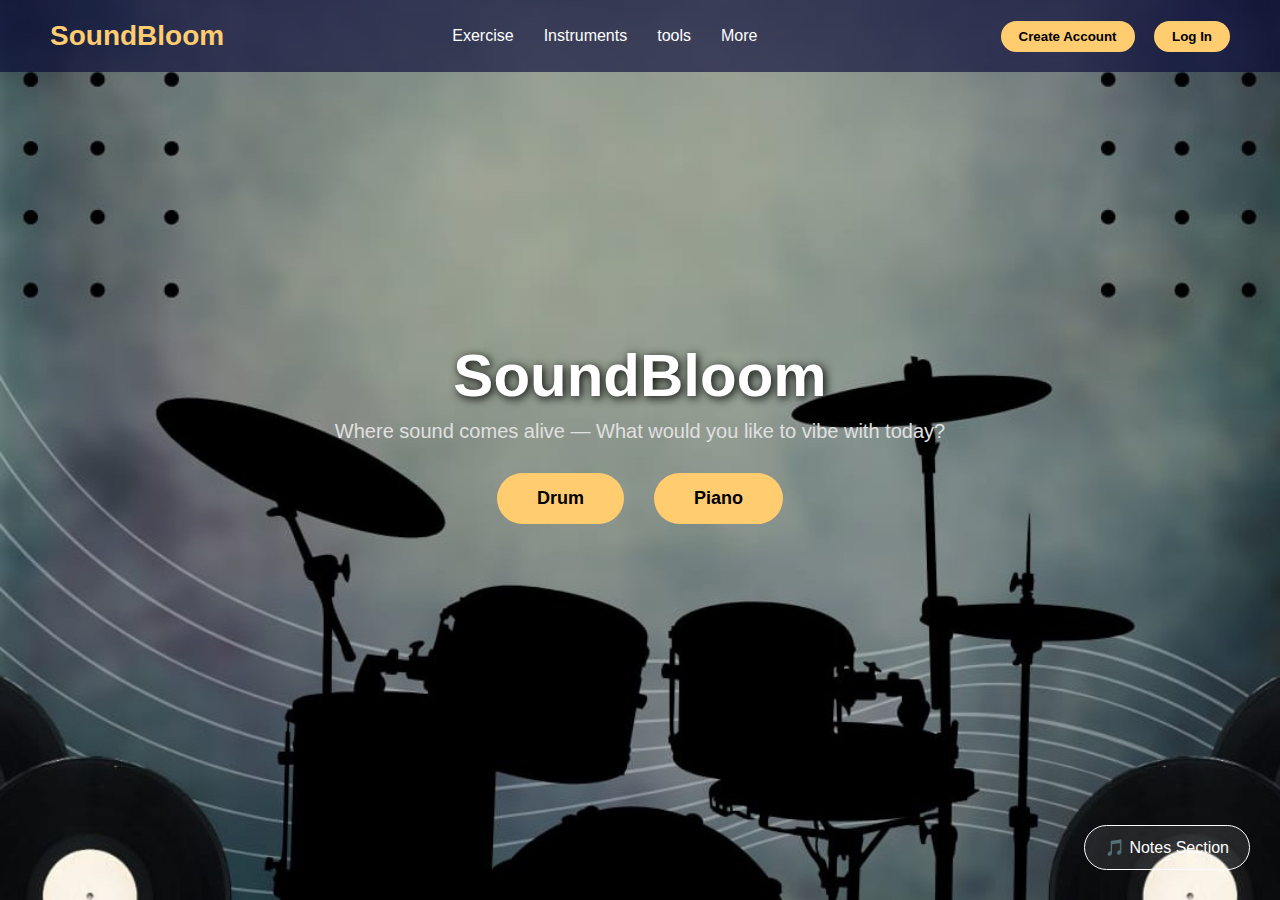
<file: index.html>
<!DOCTYPE html>
<html lang="en">
<head>
  <meta charset="UTF-8">
  <title>SoundBloom</title>
  <style>
    * {
      margin: 0;
      padding: 0;
      box-sizing: border-box;
    }

    body {
      font-family: 'Segoe UI', sans-serif;
      background: url('images/WhatsApp Image 2025-07-31 at 03.11.33_c6bb9e64.jpg') no-repeat center center/cover;
      color: white;
      height: 100vh;
      overflow: hidden;
    }

    nav {
      display: flex;
      justify-content: space-between;
      align-items: center;
      padding: 20px 50px;
      background-color: rgba(0, 0, 50, 0.6);
    }

    nav .logo {
      font-size: 28px;
      font-weight: bold;
      color: #ffcc70;
    }

    nav ul {
      list-style: none;
      display: flex;
      gap: 30px;
    }

    nav ul li {
      cursor: pointer;
      transition: 0.3s;
    }

    nav ul li:hover {
      color: #ffcc70;
    }

    nav .auth-buttons button {
      margin-left: 15px;
      padding: 8px 18px;
      border: none;
      border-radius: 20px;
      background-color: #ffcc70;
      color: black;
      font-weight: bold;
      cursor: pointer;
      transition: 0.3s;
    }

    nav .auth-buttons button:hover {
      background-color: white;
    }

    .main-content {
      display: flex;
      flex-direction: column;
      align-items: center;
      justify-content: center;
      height: 80vh;
      text-align: center;
      padding: 20px;
    }

    .main-content h1 {
      font-size: 60px;
      margin-bottom: 10px;
      color: #ffffff;
      text-shadow: 2px 2px 10px #000;
    }

    .main-content p {
      font-size: 20px;
      margin-bottom: 30px;
      color: #e0e0e0;
    }

    .main-content .choices {
      display: flex;
      gap: 30px;
    }

    .main-content .choices button {
      padding: 15px 40px;
      font-size: 18px;
      border: none;
      border-radius: 30px;
      cursor: pointer;
      background-color: #ffcc70;
      color: black;
      font-weight: bold;
      transition: 0.3s;
    }

    .main-content .choices button:hover {
      background-color: white;
    }

    .notes-link {
      position: absolute;
      bottom: 30px;
      right: 30px;
      background: rgba(255, 255, 255, 0.1);
      padding: 12px 20px;
      border-radius: 25px;
      border: 1px solid #fff;
      color: #fff;
      text-decoration: none;
      transition: 0.3s;
    }

    .notes-link:hover {
      background: #ffffff;
      color: #000;
    }
  </style>
</head>
<body>

  <nav>
    <div class="logo">SoundBloom</div>
    <ul>
      <li onclick="window.location.href='exercise.html'">Exercise</li>
      <li onclick="window.location.href='instuments.html'">Instruments</li>
      <li onclick="window.location.href='tools.html'">tools</li>
      <li onclick="window.location.href='More.html'">More</li>
    </ul>
    <div class="auth-buttons">
<button onclick="window.location.href='account.html'">Create Account</button>
<button onclick="window.location.href='log.html'">Log In</button>

    </div>
  </nav>

  <div class="main-content">
    <h1>SoundBloom</h1>
    <p>Where sound comes alive — What would you like to vibe with today?</p>
    <div class="choices">
      <button onclick="window.location.href='drumindex.html'">Drum</button>
      <button onclick="window.location.href='pianoindex.html'">Piano</button>
    </div>
  </div>

  <a href="notes.html" class="notes-link">🎵 Notes Section</a>

</body>
</html>
</file>
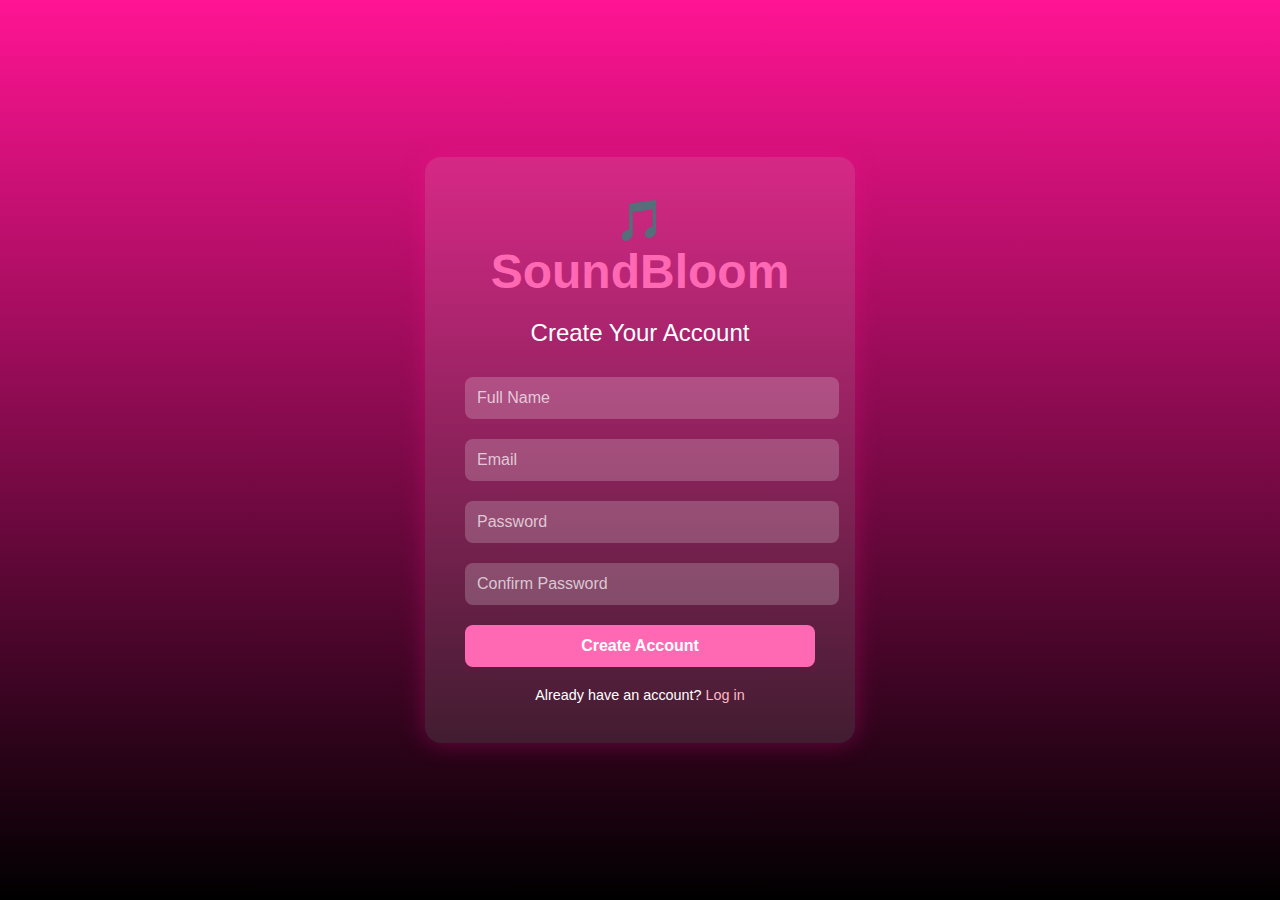
<file: account.html>
<!DOCTYPE html>
<html lang="en">
<head>
  <meta charset="UTF-8">
  <title>Create Account - SoundBloom</title>
  <style>
    body {
      margin: 0;
      font-family: 'Segoe UI', sans-serif;
      background: linear-gradient(to bottom, #ff1493, #000);
      display: flex;
      justify-content: center;
      align-items: center;
      height: 100vh;
    }

    .container {
      background: rgba(255, 255, 255, 0.1);
      padding: 40px;
      border-radius: 16px;
      box-shadow: 0 0 25px rgba(255, 20, 147, 0.3);
      width: 350px;
      color: white;
      text-align: center;
    }

    .logo {
      font-size: 2.5em;
      margin-bottom: 10px;
    }

    .logo span {
      font-size: 1.2em;
      font-weight: bold;
      color: #ff69b4;
    }

    h2 {
      margin-bottom: 20px;
      font-weight: normal;
    }

    input {
      width: 100%;
      padding: 12px;
      margin: 10px 0;
      border: none;
      border-radius: 8px;
      background: rgba(255, 255, 255, 0.2);
      color: white;
      font-size: 1em;
    }

    input::placeholder {
      color: rgba(255, 255, 255, 0.7);
    }

    button {
      width: 100%;
      padding: 12px;
      border: none;
      border-radius: 8px;
      background: #ff69b4;
      color: white;
      font-weight: bold;
      cursor: pointer;
      font-size: 1em;
      margin-top: 10px;
    }

    button:hover {
      background: #ff85c1;
    }

    .link {
      margin-top: 20px;
      font-size: 0.9em;
    }

    .link a {
      color: #ffb6c1;
      text-decoration: none;
    }

    .link a:hover {
      text-decoration: underline;
    }
  </style>
</head>
<body>

  <div class="container">
    <div class="logo">🎵 <span>SoundBloom</span></div>
    <h2>Create Your Account</h2>
    <form>
      <input type="text" placeholder="Full Name" required />
      <input type="email" placeholder="Email" required />
      <input type="password" placeholder="Password" required />
      <input type="password" placeholder="Confirm Password" required />
      <button type="submit">Create Account</button>
    </form>
    <div class="link">
      Already have an account? <a href="#">Log in</a>
    </div>
  </div>

</body>
</html>
</file>
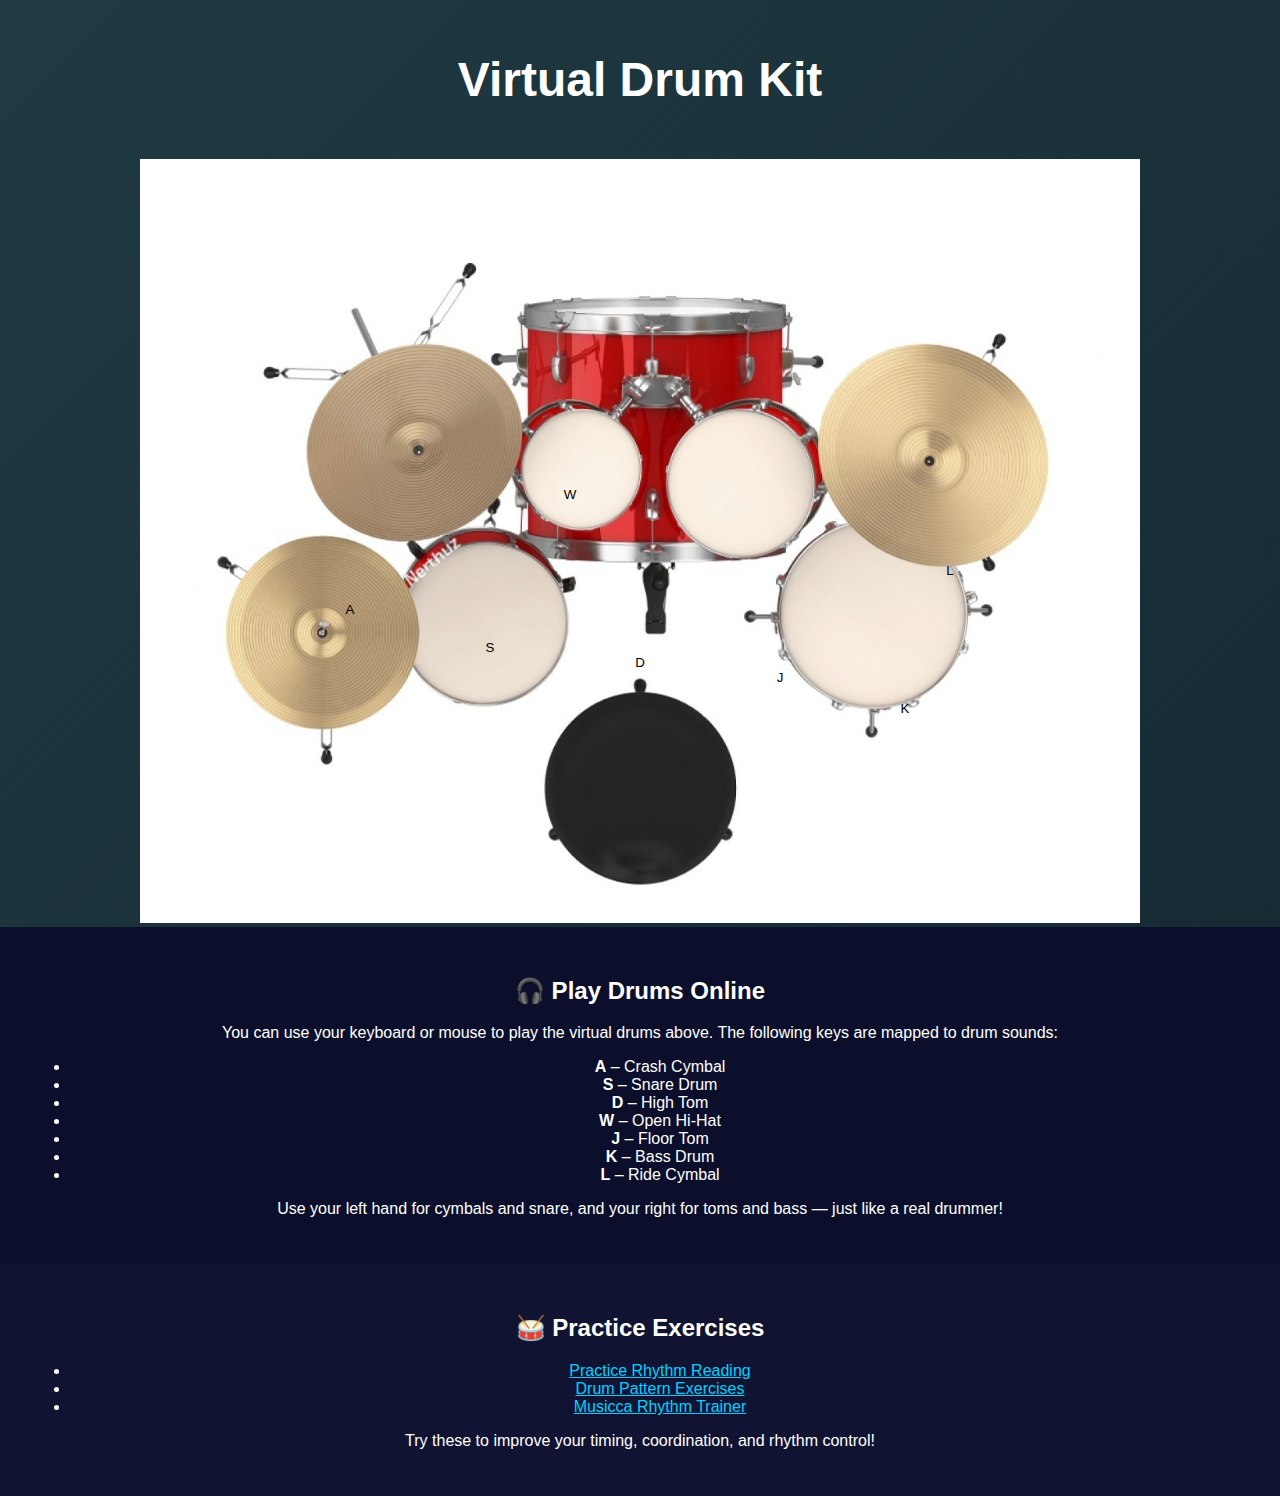
<file: drumindex.html>
<!DOCTYPE html>
<html lang="en">
<head>
  <meta charset="UTF-8">
  <title>Drum Kit</title>
  <link rel="stylesheet" href="drstyle.css">
</head>
<body>

  <h1>Virtual Drum Kit</h1>

  <div class="drum-image-container">
    <img src="images/wmremove-transformed.jpeg" alt="Drum Set" class="drum-image">

    <!-- Transparent buttons over drum parts -->
    <!-- Transparent buttons over drum parts -->
<button class="drum-button" data-key="a" style="top: 55%; left: 18%;">A</button> <!-- Left cymbal -->
<button class="drum-button" data-key="s" style="top: 60%; left: 32%;">S</button> <!-- Left drum -->
<button class="drum-button" data-key="d" style="top: 62%; left: 47%;">D</button> <!-- Center drum -->
<button class="drum-button" data-key="w" style="top: 40%; left: 40%;">W</button> <!-- Top center drum -->
<button class="drum-button" data-key="j" style="top: 64%; left: 61%;">J</button> <!-- Right drum -->
<button class="drum-button" data-key="k" style="top: 68%; left: 73.5%;">K</button> <!-- Bottom-right drum -->
<button class="drum-button" data-key="l" style="top: 50%; left: 78%;">L</button> <!-- Right cymbal -->

  </div>

  <script src="drjs.js" charset="UTF-8"></script>
  <div class="info-section" style="padding: 30px; background-color: #0b0f2c; color: white; font-family: 'Segoe UI', sans-serif;">
  <h2>🎧 Play Drums Online</h2>
  <p>You can use your keyboard or mouse to play the virtual drums above. The following keys are mapped to drum sounds:</p>
  <ul>
    <li><b>A</b> – Crash Cymbal</li>
    <li><b>S</b> – Snare Drum</li>
    <li><b>D</b> – High Tom</li>
    <li><b>W</b> – Open Hi-Hat</li>
    <li><b>J</b> – Floor Tom</li>
    <li><b>K</b> – Bass Drum</li>
    <li><b>L</b> – Ride Cymbal</li>
  </ul>
  <p>Use your left hand for cymbals and snare, and your right for toms and bass — just like a real drummer!</p>
</div>

<div class="exercise-section" style="padding: 30px; background-color: #101432; color: white; font-family: 'Segoe UI', sans-serif;">
  <h2>🥁 Practice Exercises</h2>
  <ul>
    <li><a href="https://www.musictheory.net/exercises/rhythm" target="_blank" style="color: #00d1ff;">Practice Rhythm Reading</a></li>
    <li><a href="https://www.8notes.com/drumset/exercises/" target="_blank" style="color: #00d1ff;">Drum Pattern Exercises</a></li>
    <li><a href="https://www.musicca.com/rhythm" target="_blank" style="color: #00d1ff;">Musicca Rhythm Trainer</a></li>
  </ul>
  <p>Try these to improve your timing, coordination, and rhythm control!</p>
</div>

</body>
</html>
</file>
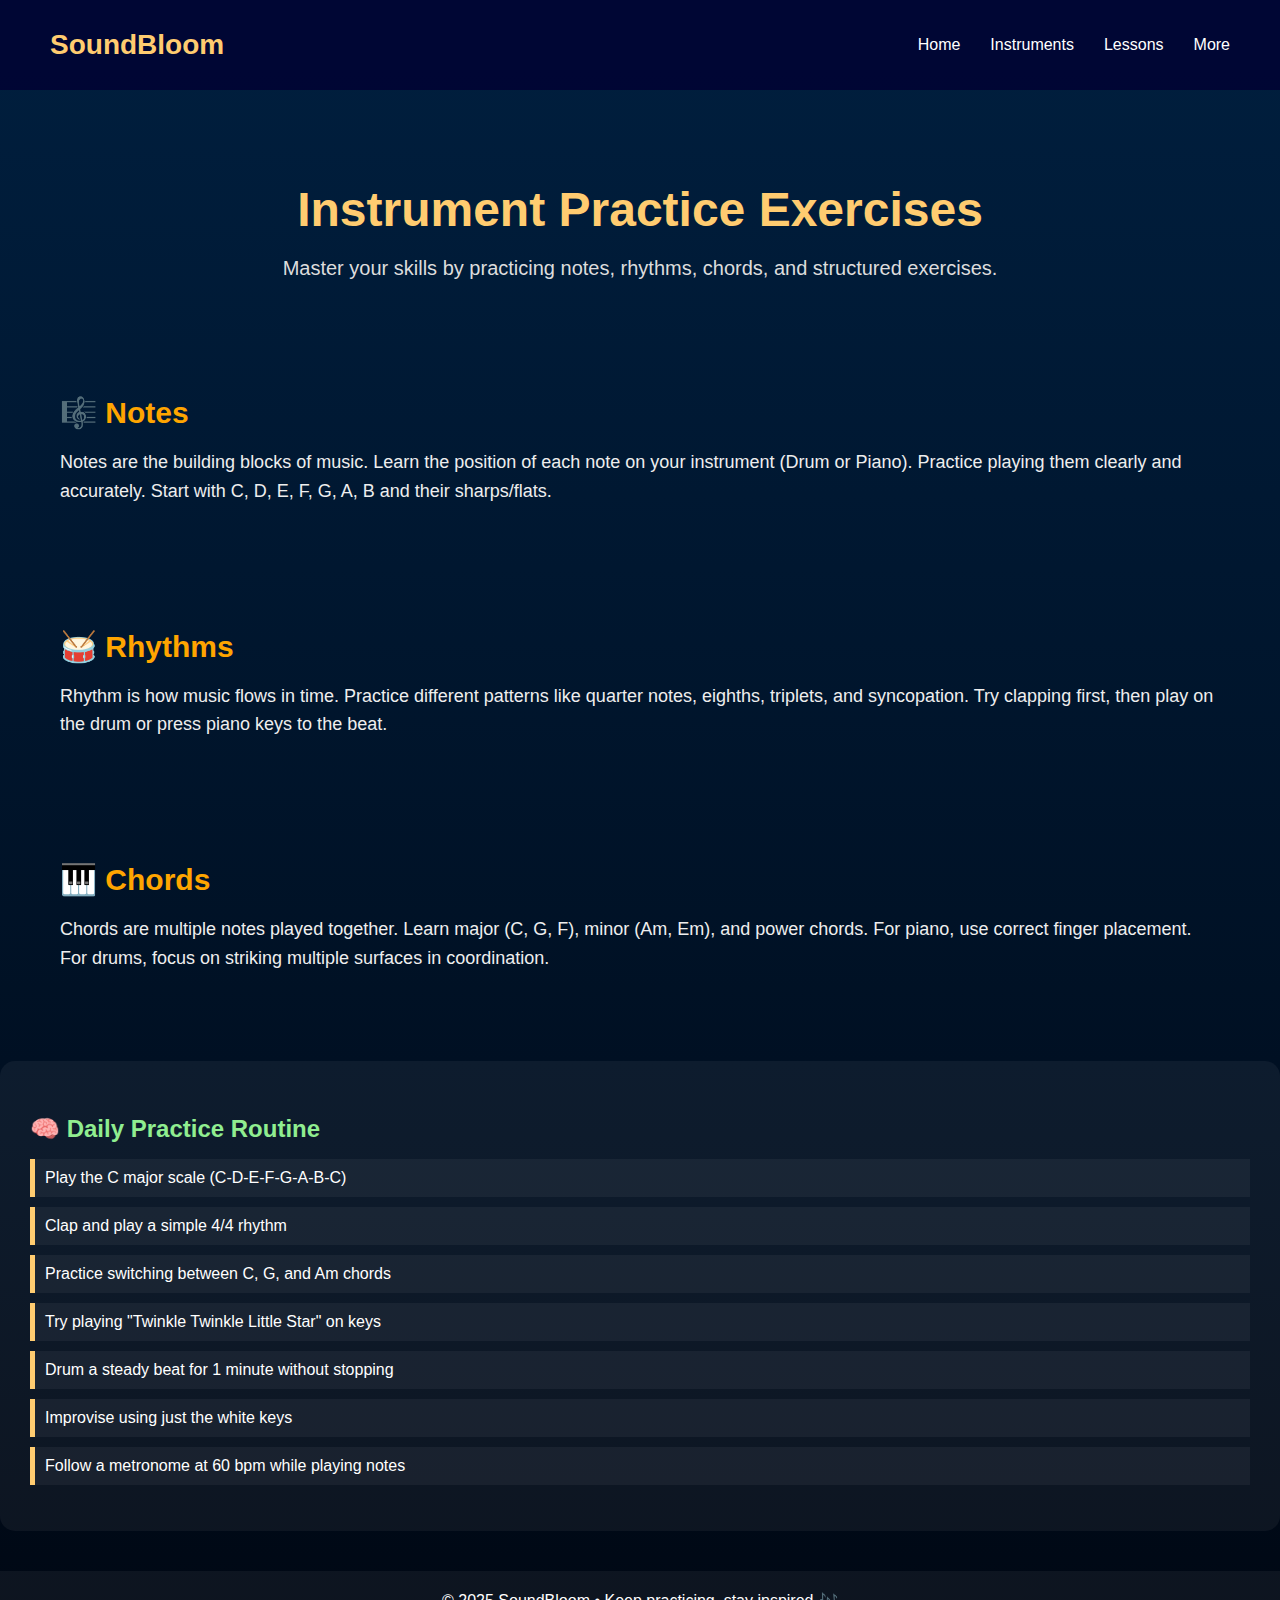
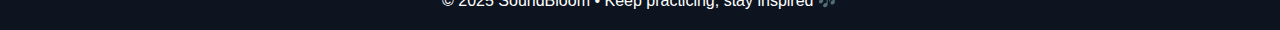
<file: exercise.html>
<!DOCTYPE html>
<html lang="en">
<head>
  <meta charset="UTF-8">
  <title>SoundBloom - Exercises</title>
  <style>
    body {
      margin: 0;
      font-family: 'Segoe UI', sans-serif;
      background: linear-gradient(to bottom, #001f3f, #000814);
      color: white;
    }

    nav {
      display: flex;
      justify-content: space-between;
      align-items: center;
      padding: 20px 50px;
      background-color: rgba(0, 0, 50, 0.8);
    }

    nav .logo {
      font-size: 28px;
      font-weight: bold;
      color: #ffcc70;
    }

    nav ul {
      list-style: none;
      display: flex;
      gap: 30px;
    }

    nav ul li {
      cursor: pointer;
      transition: 0.3s;
    }

    nav ul li:hover {
      color: #ffcc70;
    }

    header {
      text-align: center;
      padding: 60px 20px 30px;
    }

    header h1 {
      font-size: 48px;
      margin-bottom: 10px;
      color: #ffcc70;
    }

    header p {
      font-size: 20px;
      color: #ddd;
    }

    .section {
      padding: 40px 60px;
    }

    .section h2 {
      color: #ffa500;
      font-size: 30px;
      margin-bottom: 15px;
    }

    .section p {
      line-height: 1.6;
      font-size: 18px;
      color: #eee;
    }

    .exercise-list {
      background-color: rgba(255, 255, 255, 0.05);
      padding: 30px;
      margin-top: 30px;
      border-radius: 15px;
    }

    .exercise-list h3 {
      font-size: 24px;
      color: #90ee90;
      margin-bottom: 10px;
    }

    .exercise-list ul {
      list-style: none;
      padding-left: 0;
    }

    .exercise-list ul li {
      padding: 10px;
      background-color: rgba(255, 255, 255, 0.05);
      margin-bottom: 10px;
      border-left: 5px solid #ffcc70;
    }

    footer {
      text-align: center;
      padding: 20px;
      background-color: rgba(255, 255, 255, 0.05);
      margin-top: 40px;
    }
  </style>
</head>
<body>

  <nav>
    <div class="logo">SoundBloom</div>
    <ul>
      <li onclick="window.location.href='index2.html'">Home</li>
      <li onclick="window.location.href='instruments.html'">Instruments</li>
      <li onclick="window.location.href='lessons.html'">Lessons</li>
      <li>More</li>
    </ul>
  </nav>

  <header>
    <h1>Instrument Practice Exercises</h1>
    <p>Master your skills by practicing notes, rhythms, chords, and structured exercises.</p>
  </header>

  <div class="section">
    <h2>🎼 Notes</h2>
    <p>Notes are the building blocks of music. Learn the position of each note on your instrument (Drum or Piano). Practice playing them clearly and accurately. Start with C, D, E, F, G, A, B and their sharps/flats.</p>
  </div>

  <div class="section">
    <h2>🥁 Rhythms</h2>
    <p>Rhythm is how music flows in time. Practice different patterns like quarter notes, eighths, triplets, and syncopation. Try clapping first, then play on the drum or press piano keys to the beat.</p>
  </div>

  <div class="section">
    <h2>🎹 Chords</h2>
    <p>Chords are multiple notes played together. Learn major (C, G, F), minor (Am, Em), and power chords. For piano, use correct finger placement. For drums, focus on striking multiple surfaces in coordination.</p>
  </div>

  <div class="section exercise-list">
    <h3>🧠 Daily Practice Routine</h3>
    <ul>
      <li>Play the C major scale (C-D-E-F-G-A-B-C)</li>
      <li>Clap and play a simple 4/4 rhythm</li>
      <li>Practice switching between C, G, and Am chords</li>
      <li>Try playing "Twinkle Twinkle Little Star" on keys</li>
      <li>Drum a steady beat for 1 minute without stopping</li>
      <li>Improvise using just the white keys</li>
      <li>Follow a metronome at 60 bpm while playing notes</li>
    </ul>
  </div>

  <footer>
    © 2025 SoundBloom • Keep practicing, stay inspired 🎶
  </footer>

</body>
</html>
</file>
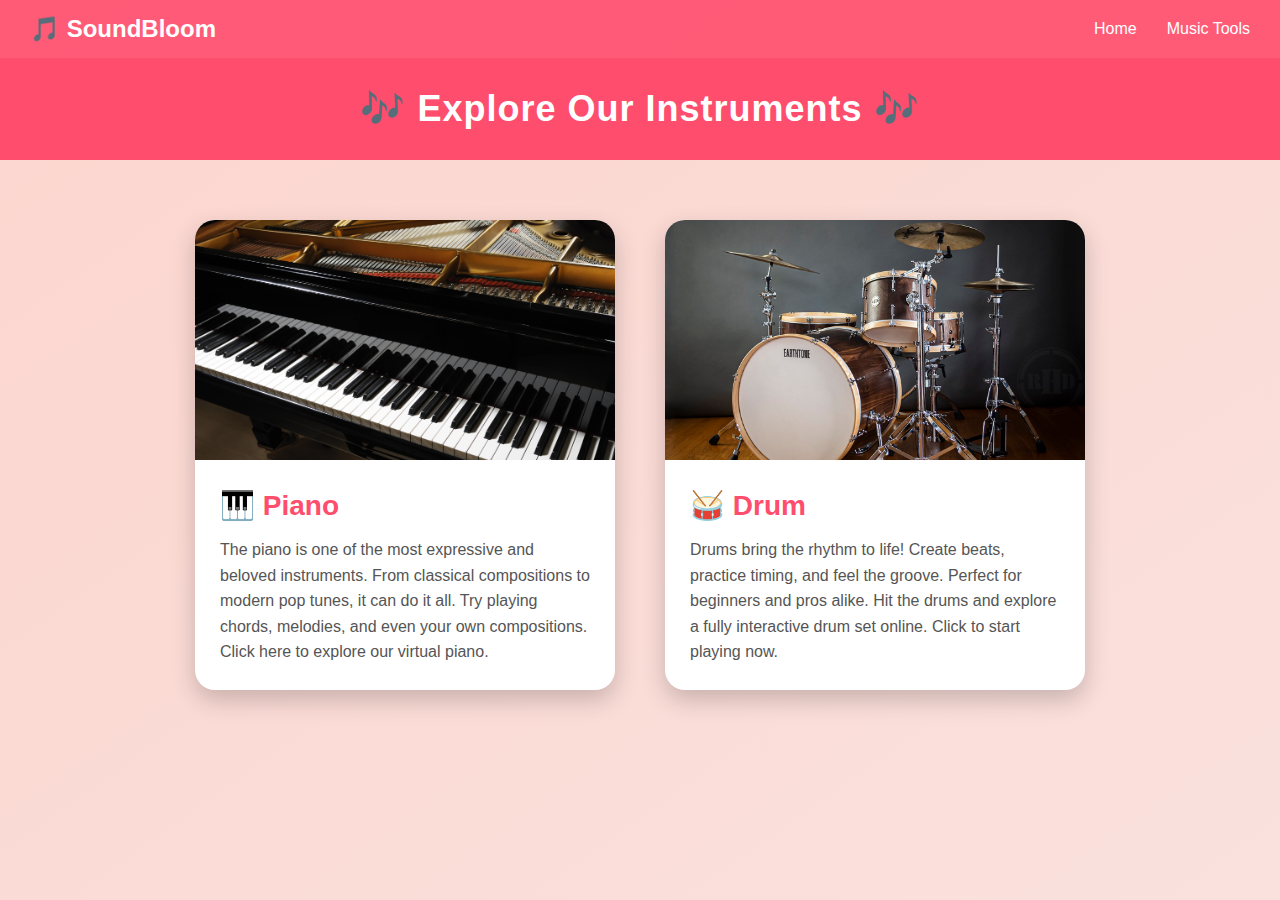
<file: instuments.html>
<!DOCTYPE html>
<html lang="en">
<head>
  <meta charset="UTF-8">
  <title>Instruments - SoundBloom</title>
  <style>
    * {
      margin: 0;
      padding: 0;
      box-sizing: border-box;
    }

    body {
      font-family: 'Segoe UI', sans-serif;
      background: linear-gradient(to bottom right, #fcd5ce, #fae1dd);
      color: #333;
      min-height: 100vh;
    }

    /* ✅ Navbar */
    nav {
      display: flex;
      justify-content: space-between;
      align-items: center;
      padding: 15px 30px;
      background-color: rgba(255, 77, 109, 0.9);
    }

    nav .logo {
      font-size: 24px;
      font-weight: bold;
      color: white;
    }

    nav ul {
      list-style: none;
      display: flex;
      gap: 30px;
    }

    nav ul li {
      cursor: pointer;
      color: white;
      font-size: 16px;
      transition: 0.3s;
    }

    nav ul li:hover {
      text-decoration: underline;
    }

    header {
      background-color: #ff4d6d;
      color: white;
      padding: 30px;
      text-align: center;
      font-size: 36px;
      font-weight: bold;
      letter-spacing: 1px;
    }

    .container {
      display: flex;
      flex-wrap: wrap;
      justify-content: center;
      gap: 50px;
      padding: 60px 30px;
    }

    .instrument {
      width: 420px;
      background-color: #fff;
      border-radius: 20px;
      overflow: hidden;
      box-shadow: 0 10px 25px rgba(0, 0, 0, 0.2);
      transition: transform 0.3s, box-shadow 0.3s;
      cursor: pointer;
    }

    .instrument:hover {
      transform: scale(1.04);
      box-shadow: 0 12px 30px rgba(0, 0, 0, 0.3);
    }

    .instrument img {
      width: 100%;
      height: 240px;
      object-fit: cover;
    }

    .instrument-content {
      padding: 25px;
    }

    .instrument-content h2 {
      font-size: 28px;
      margin-bottom: 15px;
      color: #ff4d6d;
    }

    .instrument-content p {
      font-size: 16px;
      color: #555;
      line-height: 1.6;
    }

    @media (max-width: 768px) {
      .instrument {
        width: 90%;
      }
    }
  </style>
</head>
<body>

  <!-- ✅ Navbar Added -->
  <nav>
    <div class="logo">🎵 SoundBloom</div>
    <ul>
      <li onclick="window.location.href='index.html'">Home</li>
      <li onclick="window.location.href='tools.html'">Music Tools</li>
    </ul>
  </nav>

  <header>🎶 Explore Our Instruments 🎶</header>

  <div class="container">

    <div class="instrument" onclick="window.location.href='pianoindex.html'">
      <img src="images/piano.jpeg" alt="Piano">
      <div class="instrument-content">
        <h2>🎹 Piano</h2>
        <p>
          The piano is one of the most expressive and beloved instruments. From classical compositions to modern pop tunes, 
          it can do it all. Try playing chords, melodies, and even your own compositions. Click here to explore our virtual piano.
        </p>
      </div>
    </div>

    <div class="instrument" onclick="window.location.href='drumindex.html'">
      <img src="images/drum.jpg" alt="Drum">
      <div class="instrument-content">
        <h2>🥁 Drum</h2>
        <p>
          Drums bring the rhythm to life! Create beats, practice timing, and feel the groove. Perfect for beginners and pros alike.
          Hit the drums and explore a fully interactive drum set online. Click to start playing now.
        </p>
      </div>
    </div>

  </div>

</body>
</html>
</file>
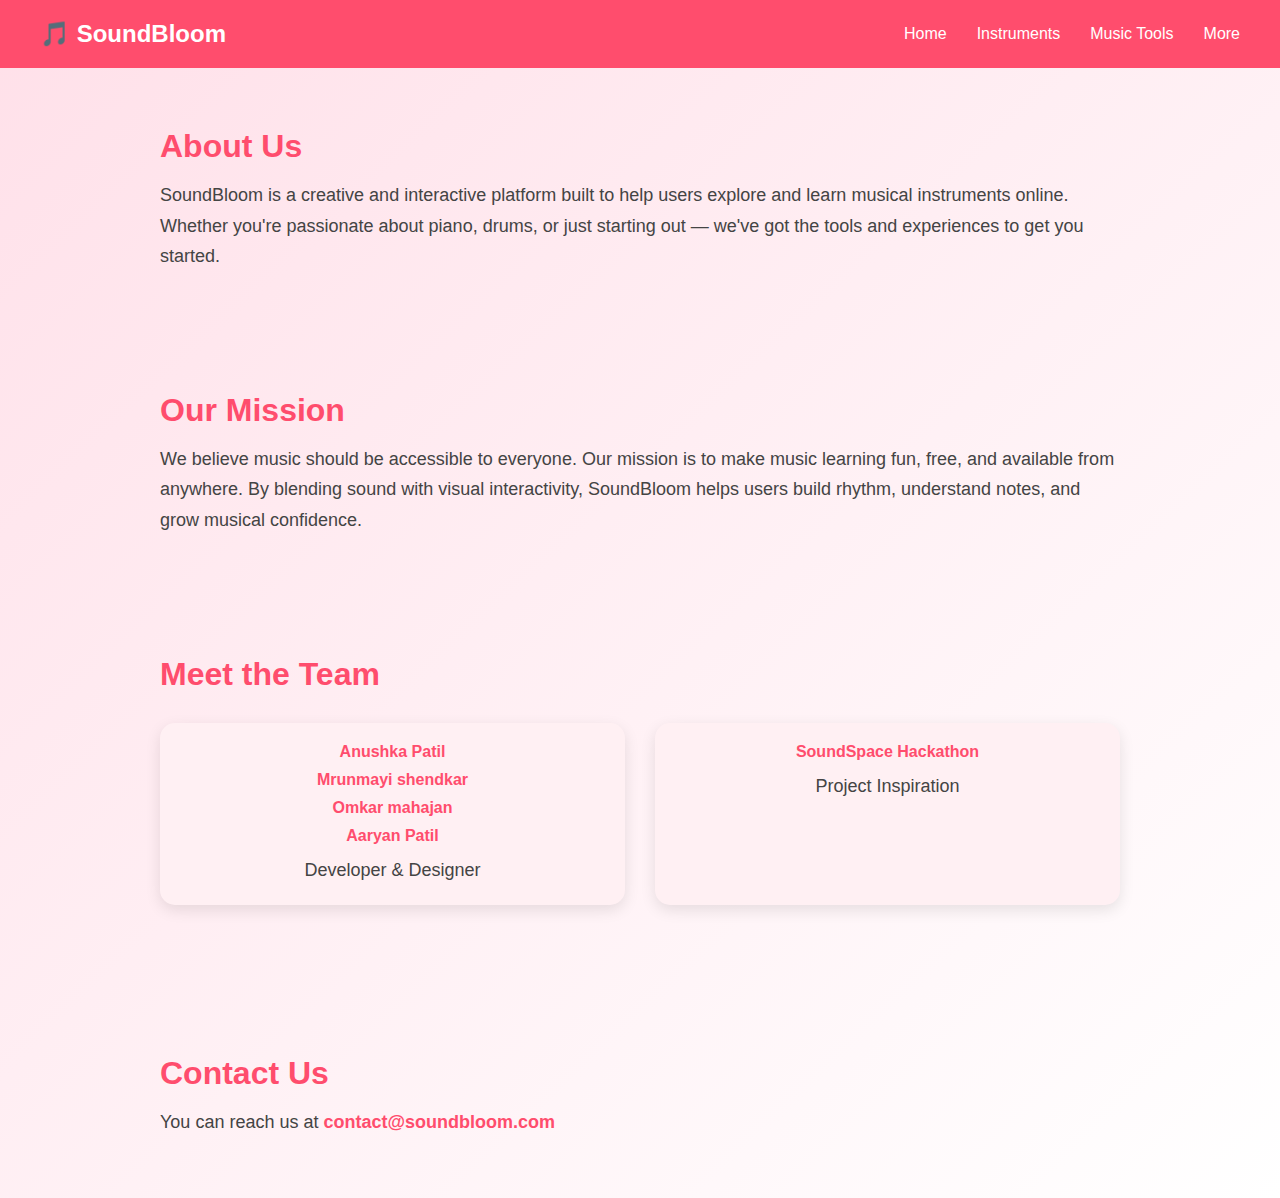
<file: more.html>
<!DOCTYPE html>
<html lang="en">
<head>
  <meta charset="UTF-8">
  <title>More | SoundBloom</title>
  <style>
    * {
      margin: 0;
      padding: 0;
      box-sizing: border-box;
    }

    body {
      font-family: 'Segoe UI', sans-serif;
      background: linear-gradient(to bottom right, #ffe0e9, #fff);
      color: #333;
    }

    nav {
      background-color: #ff4d6d;
      padding: 20px 40px;
      display: flex;
      justify-content: space-between;
      align-items: center;
    }

    nav .logo {
      font-size: 24px;
      font-weight: bold;
      color: white;
    }

    nav ul {
      list-style: none;
      display: flex;
      gap: 30px;
    }

    nav ul li {
      cursor: pointer;
      color: white;
      font-size: 16px;
      transition: 0.3s;
    }

    nav ul li:hover {
      text-decoration: underline;
    }

    .section {
      padding: 60px 20px;
      max-width: 1000px;
      margin: auto;
    }

    .section h2 {
      font-size: 32px;
      color: #ff4d6d;
      margin-bottom: 15px;
    }

    .section p {
      font-size: 18px;
      line-height: 1.7;
      color: #444;
    }

    .team {
      display: flex;
      flex-wrap: wrap;
      gap: 30px;
      margin-top: 30px;
    }

    .team-member {
      background-color: #fff0f3;
      padding: 20px;
      border-radius: 15px;
      flex: 1 1 250px;
      box-shadow: 0 5px 15px rgba(0, 0, 0, 0.1);
      text-align: center;
    }

    .team-member h4 {
      color: #ff4d6d;
      margin-bottom: 10px;
    }

    .contact {
      margin-top: 30px;
    }

    .contact a {
      color: #ff4d6d;
      text-decoration: none;
      font-weight: bold;
    }

    .contact a:hover {
      text-decoration: underline;
    }
  </style>
</head>
<body>
  <nav>
    <div class="logo">🎵 SoundBloom</div>
    <ul>
      <li onclick="window.location.href='index.html'">Home</li>
      <li onclick="window.location.href='instruments.html'">Instruments</li>
      <li onclick="window.location.href='tools.html'">Music Tools</li>
      <li>More</li>
    </ul>
  </nav>

  <div class="section">
    <h2>About Us</h2>
    <p>
      SoundBloom is a creative and interactive platform built to help users explore and learn musical instruments online.
      Whether you're passionate about piano, drums, or just starting out — we've got the tools and experiences to get you started.
    </p>
  </div>

  <div class="section">
    <h2>Our Mission</h2>
    <p>
      We believe music should be accessible to everyone. Our mission is to make music learning fun, free, and available from anywhere.
      By blending sound with visual interactivity, SoundBloom helps users build rhythm, understand notes, and grow musical confidence.
    </p>
  </div>

  <div class="section">
    <h2>Meet the Team</h2>
    <div class="team">
      <div class="team-member">
        <h4>Anushka Patil</h4>
        <h4>Mrunmayi shendkar</h4>
        <h4>Omkar mahajan</h4>
        <h4>Aaryan Patil</h4>
        <p>Developer & Designer</p>
      </div>
      <div class="team-member">
        <h4>SoundSpace Hackathon</h4>
        <p>Project Inspiration</p>
      </div>
    </div>
  </div>

  <div class="section contact">
    <h2>Contact Us</h2>
    <p>You can reach us at <a href="mailto:contact@soundbloom.com">contact@soundbloom.com</a></p>
  </div>
</body>
</html>
</file>
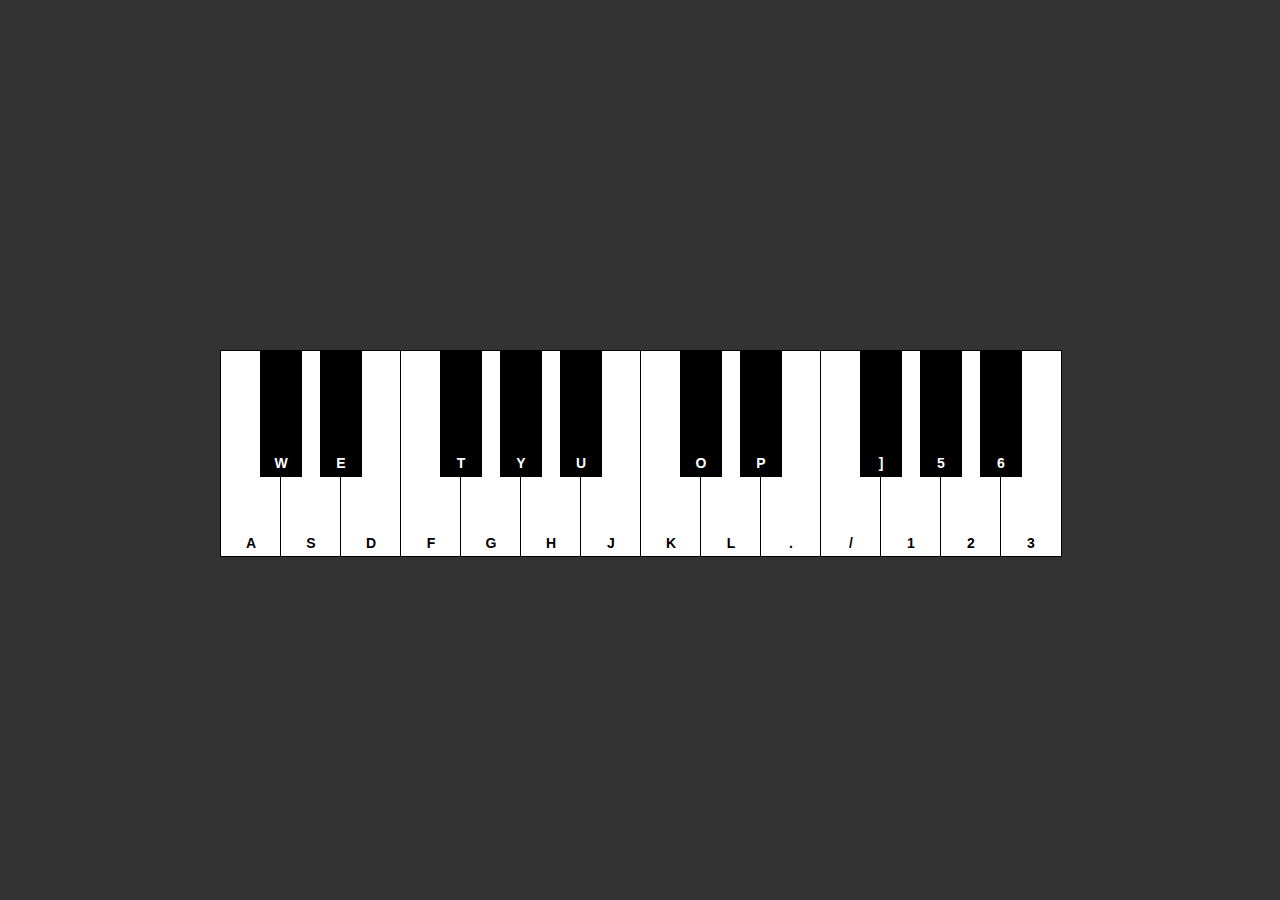
<file: piano.html>
<!DOCTYPE html>
<html lang="en">

<head>
  <meta charset="UTF-8">
  <title>Piano</title>
  <style>
    body {
      font-family: sans-serif;
      display: flex;
      justify-content: center;
      align-items: center;
      height: 100vh;
      margin: 0;
      background: #333;
    }

    .piano {
      position: relative;
      width: 840px;
      height: 200px;
    }

    .key {
      position: absolute;
      border: 1px solid #000;
      cursor: pointer;
      user-select: none;
      display: flex;
      justify-content: center;
      align-items: flex-end;
      padding-bottom: 5px;
      font-size: 14px;
      font-weight: bold;
    }

    .white {
      width: 60px;
      height: 200px;
      background: white;
      z-index: 1;
      color: black;
    }

    .black {
      width: 40px;
      height: 120px;
      background: black;
      z-index: 2;
      color: white;
    }

    .white.pressed {
      background-color: rgb(200, 198, 198) !important;
    }

    .black.pressed {
      background-color: rgb(59, 59, 59) !important;
    }
  </style>
</head>

<body>
  <div class="piano" id="piano"></div>

  <script>
    const AudioContext = window.AudioContext || window.webkitAudioContext;
    const context = new AudioContext();

    const whiteKeys = ['A', 'S', 'D', 'F', 'G', 'H', 'J', 'K', 'L', '.', '/', '1', '2', '3'];
    const blackKeys = ['W', 'E', 'T', 'Y', 'U', 'O', 'P', ']', '5', '6'];
    const whiteNotes = ['C4', 'D4', 'E4', 'F4', 'G4', 'A4', 'B4', 'C5', 'D5', 'E5', 'F5', 'G5', 'A5', 'B5'];
    const blackNotes = ['C#4', 'D#4', 'F#4', 'G#4', 'A#4', 'C#5', 'D#5', 'F#5', 'G#5', 'A#5'];

    const keyMap = {};
    const frequencies = {};

    function getFrequency(note) {
      const A4 = 440;
      const notes = ['C', 'C#', 'D', 'D#', 'E', 'F', 'F#', 'G', 'G#', 'A', 'A#', 'B'];
      let octave = parseInt(note.slice(-1));
      let key = note.slice(0, -1);
      let n = notes.indexOf(key) + 12 * (octave - 4);
      return A4 * Math.pow(2, n / 12);
    }

    function createKey(note, i, isBlack = false, keyChar = '') {
      const div = document.createElement('div');
      div.className = `key ${isBlack ? 'black' : 'white'}`;
      div.dataset.note = note;

      if (!isBlack) {
        div.style.left = `${i * 60}px`;
      } else {
        const blackKeyOffset = [1, 2, 4, 5, 6, 8, 9, 11, 12, 13];
        div.style.left = `${blackKeyOffset[i] * 60 - 20}px`;
      }

      // Add keybinding label
      const label = document.createElement('span');
      label.textContent = keyChar;
      div.appendChild(label);

      return div;
    }

    const piano = document.getElementById('piano');

    whiteNotes.forEach((note, i) => {
      frequencies[note] = getFrequency(note);
      const key = createKey(note, i, false, whiteKeys[i]);
      piano.appendChild(key);
      keyMap[whiteKeys[i]] = note;
    });

    blackNotes.forEach((note, i) => {
      frequencies[note] = getFrequency(note);
      const key = createKey(note, i, true, blackKeys[i]);
      piano.appendChild(key);
      keyMap[blackKeys[i]] = note;
    });

    piano.addEventListener('mousedown', e => {
      if (e.target.classList.contains('key')) {
        playNote(e.target.dataset.note);
        e.target.classList.add('pressed');
      }
    });

    piano.addEventListener('mouseup', e => {
      if (e.target.classList.contains('key')) {
        e.target.classList.remove('pressed');
      }
    });

    document.addEventListener('keydown', e => {
      const note = keyMap[e.key.toUpperCase()];
      if (note) {
        playNote(note);
        const keys = document.querySelectorAll(`[data-note="${note}"]`);
        keys.forEach(k => k.classList.add('pressed'));
      }
    });

    document.addEventListener('keyup', e => {
      const note = keyMap[e.key.toUpperCase()];
      if (note) {
        const keys = document.querySelectorAll(`[data-note="${note}"]`);
        keys.forEach(k => k.classList.remove('pressed'));
      }
    });

    function playNote(note) {
      const osc = context.createOscillator();
      const gain = context.createGain();
      osc.type = 'sine';
      osc.frequency.value = frequencies[note];
      osc.connect(gain);
      gain.connect(context.destination);
      gain.gain.setValueAtTime(1, context.currentTime);
      gain.gain.exponentialRampToValueAtTime(0.001, context.currentTime + 1);
      osc.start();
      osc.stop(context.currentTime + 1);
    }
  </script>
</body>

</html>
</file>
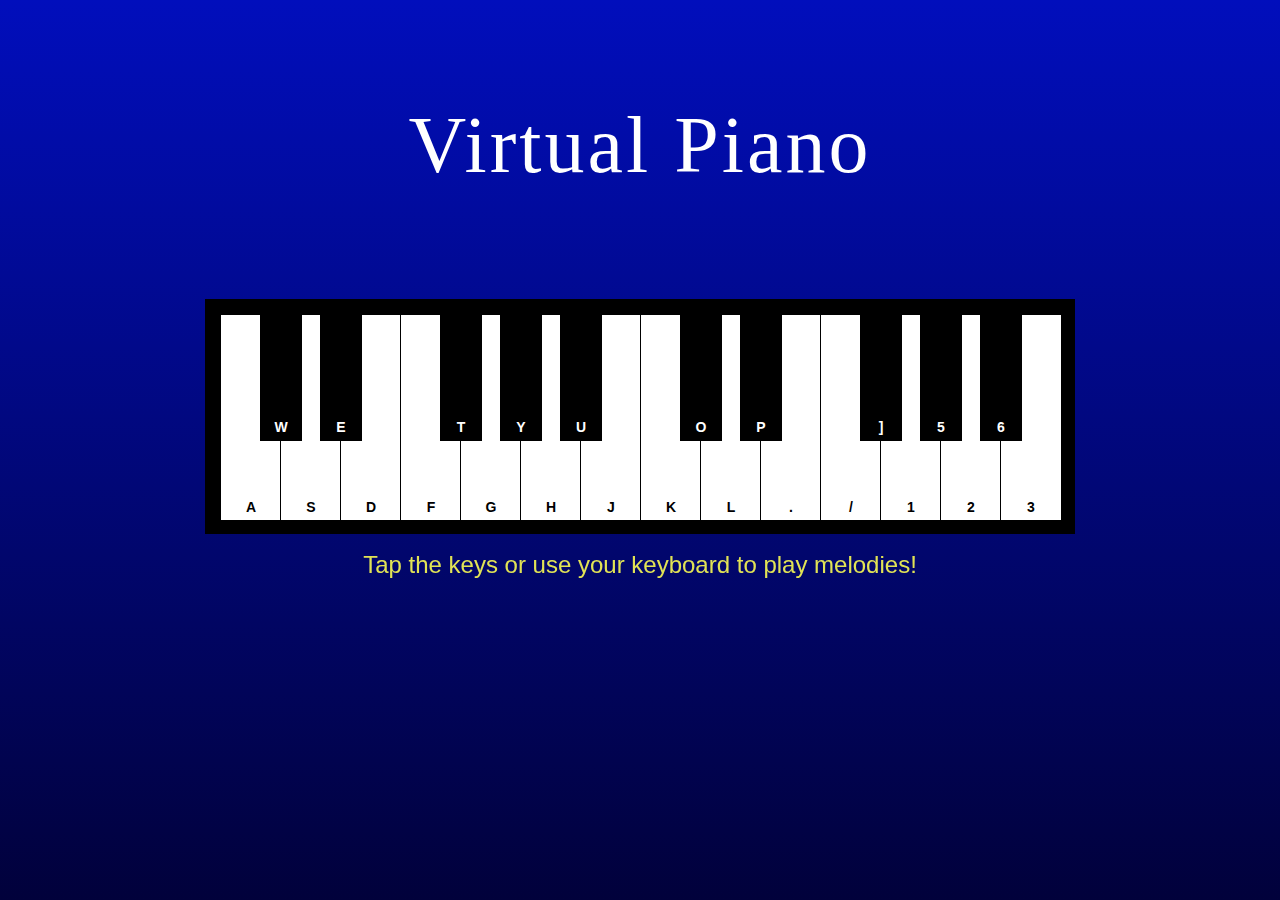
<file: pianoindex.html>
<!DOCTYPE html>
<html lang="en">
<head>
  <meta charset="UTF-8">
  <title>Piano</title>
  <style>
    *{
      margin: 0;
      padding: 0;
    }
    body {
      font-family: sans-serif;
      justify-items: center;
      background: linear-gradient(180deg,rgb(1, 14, 188),rgb(1, 1, 59) );
      height: 100vh;
      background-size: cover;
     
    }

    .line-above { 
      letter-spacing: 3px;
      font-family:fantasy;
      position: relative;  
      top: 100px;       
      margin: 0;
      font-size: 500%;
      background: linear-gradient(270deg, #ffffff, #ffffff);
      -webkit-background-clip: text;
      -webkit-text-fill-color: transparent;
    }
    .piano {    
      position: relative;
      width: 840px;
      height: 205px;
      top: 180px;
      border-style:outset;
      border: 15px solid black;
    }

    .key {
      position: absolute;
      border: 1px solid #000;
      cursor: pointer;
      user-select: none;
      display: flex;
      justify-content: center;
      align-items: flex-end;
      padding-bottom: 5px;
      font-size: 14px;
      font-weight: bold;
    }

    .white {
      width: 60px;
      height: 200px;
      background: white;
      z-index: 1;
      color: black;
    }

    .black {
      width: 40px;
      height: 120px;
      background: black;
      z-index: 2;
      color: white;
    }

    .white.pressed {
      background-color: rgb(200, 198, 198) !important;
    }

    .black.pressed {
      background-color: rgb(152, 149, 149) !important;
    }
    .line-below { 
      position: relative;
      font-family: sans-serif; 
      font-size: 150%;
      justify-items:center;  
      top:460px;    
      color: rgb(225, 227, 85);
      margin: 0;
    }
    video{
      position: fixed;
      width: 100%;
      z-index: -4;
    }

  </style>
</head>

<body>
  <video src="https://media.istockphoto.com/id/2174719036/video/looping-abstract-clowing-background-with-multicolored-blurred-gradients-moving-on-dark.mp4?s=mp4-640x640-is&k=20&c=dILLv1n9w_hnRvzQAbSz19i6a63yTNtLem8385lvrgc=" loop autoplay muted></video>
  <div class="line-above">Virtual Piano</div>
    <div class="line-below">Tap the keys or use your keyboard to play melodies!</div>
  <div class="piano" id="piano">
  <script>
    const AudioContext = window.AudioContext || window.webkitAudioContext;
    const context = new AudioContext();

    const whiteKeys = ['A', 'S', 'D', 'F', 'G', 'H', 'J', 'K', 'L', '.', '/', '1', '2', '3'];
    const blackKeys = ['W', 'E', 'T', 'Y', 'U', 'O', 'P', ']', '5', '6'];
    const whiteNotes = ['C4', 'D4', 'E4', 'F4', 'G4', 'A4', 'B4', 'C5', 'D5', 'E5', 'F5', 'G5', 'A5', 'B5'];
    const blackNotes = ['C#4', 'D#4', 'F#4', 'G#4', 'A#4', 'C#5', 'D#5', 'F#5', 'G#5', 'A#5'];

    const keyMap = {};
    const frequencies = {};

    function getFrequency(note) {
      const A4 = 440;
      const notes = ['C', 'C#', 'D', 'D#', 'E', 'F', 'F#', 'G', 'G#', 'A', 'A#', 'B'];
      let octave = parseInt(note.slice(-1));
      let key = note.slice(0, -1);
      let n = notes.indexOf(key) + 12 * (octave - 4);
      return A4 * Math.pow(2, n / 12);
    }

    function createKey(note, i, isBlack = false, keyChar = '') {
      const div = document.createElement('div');
      div.className = `key ${isBlack ? 'black' : 'white'}`;
      div.dataset.note = note;

      if (!isBlack) {
        div.style.left = `${i * 60}px`;
      } else {
        const blackKeyOffset = [1, 2, 4, 5, 6, 8, 9, 11, 12, 13];
        div.style.left = `${blackKeyOffset[i] * 60 - 20}px`;
      }

      const label = document.createElement('span');
      label.textContent = keyChar;
      div.appendChild(label);

      return div;
    }

    const piano = document.getElementById('piano');

    whiteNotes.forEach((note, i) => {
      frequencies[note] = getFrequency(note);
      const key = createKey(note, i, false, whiteKeys[i]);
      piano.appendChild(key);
      keyMap[whiteKeys[i]] = note;
    });

    blackNotes.forEach((note, i) => {
      frequencies[note] = getFrequency(note);
      const key = createKey(note, i, true, blackKeys[i]);
      piano.appendChild(key);
      keyMap[blackKeys[i]] = note;
    });

    /* ----------  prevent repeat while key is held  ---------- */
    const held = new Set();

    piano.addEventListener('mousedown', e => {
      if (e.target.classList.contains('key')) {
        const note = e.target.dataset.note;
        if (!held.has(note)) {
          playNote(note);
          held.add(note);
        }
        e.target.classList.add('pressed');
      }
    });

    piano.addEventListener('mouseup',   e => {
      if (e.target.classList.contains('key')) {
        held.delete(e.target.dataset.note);
        e.target.classList.remove('pressed');
      }
    });

    document.addEventListener('keydown', e => {
      const note = keyMap[e.key.toUpperCase()];
      if (note && !held.has(note)) {
        playNote(note);
        held.add(note);
        document.querySelectorAll(`[data-note="${note}"]`)
                .forEach(k => k.classList.add('pressed'));
      }
    });

    document.addEventListener('keyup', e => {
      const note = keyMap[e.key.toUpperCase()];
      if (note) {
        held.delete(note);
        document.querySelectorAll(`[data-note="${note}"]`)
                .forEach(k => k.classList.remove('pressed'));
      }
    });
    /* -------------------------------------------------------- */

    function playNote(note) {
      const osc = context.createOscillator();
      const gain = context.createGain();
      osc.type = 'sine';
      osc.frequency.value = frequencies[note];
      osc.connect(gain);
      gain.connect(context.destination);
      gain.gain.setValueAtTime(1, context.currentTime);
      gain.gain.exponentialRampToValueAtTime(0.001, context.currentTime + 1);
      osc.start();
      osc.stop(context.currentTime + 1);
    }
  </script>
  </div>

<!-- Electrical-wave background -->
<canvas id="bg"></canvas>
<style>
  #bg{position:fixed;inset:0;z-index:-3;pointer-events:none;}
</style>
<script>
(()=>{
  const c = document.getElementById('bg');
  const ctx = c.getContext('2d');
  onresize = () => {c.width = innerWidth; c.height = innerHeight;};
  onresize();

  const waves = [];

  const oldPlayNote = window.playNote;
  window.playNote = (note)=>{
    oldPlayNote?.(note);
    const hue = (note.charCodeAt(0)*30)%360;
    waves.push({
      x: c.width/2 + (Math.random()-0.5)*c.width*0.6,
      y: c.height/2 + (Math.random()-0.5)*c.height*0.4,
      r: 0,
      maxR: Math.min(c.width,c.height)*0.35,
      opacity: 1,
      color: `hsl(${hue},100%,65%)`
    });
  };

  function draw(){
    ctx.clearRect(0,0,c.width,c.height);

    for(let i=waves.length-1;i>=0;i--){
      const w = waves[i];
      w.r += 4;
      w.opacity -= 0.015;
      if(w.opacity<=0){waves.splice(i,1);continue;}

      ctx.beginPath();
      ctx.arc(w.x,w.y,w.r,0,Math.PI*2);
      ctx.strokeStyle = w.color.replace(')',`, ${w.opacity})`).replace('rgb','rgba');
      ctx.lineWidth = 3;
      ctx.stroke();

      ctx.beginPath();
      ctx.arc(w.x,w.y,w.r*0.7,0,Math.PI*2);
      ctx.strokeStyle = w.color.replace(')',`, ${w.opacity*0.6})`).replace('rgb','rgba');
      ctx.lineWidth = 1.5;
      ctx.stroke();
    }
    requestAnimationFrame(draw);
  }
  draw();
})();
</script>
</body>
</html>
</file>
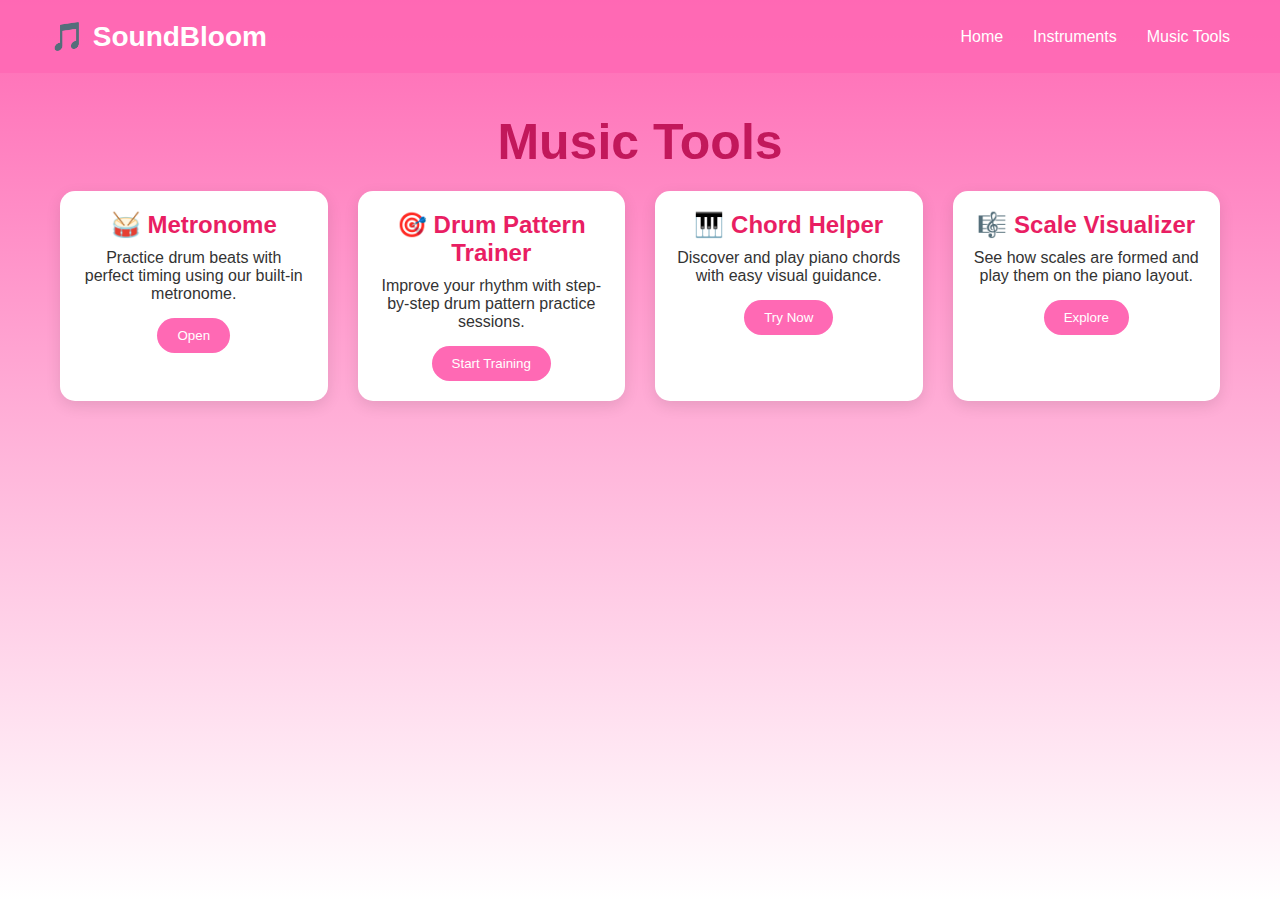
<file: tools.html>
<!DOCTYPE html>
<html lang="en">
<head>
  <meta charset="UTF-8">
  <title>Music Tools | SoundBloom</title>
  <style>
    * {
      margin: 0;
      padding: 0;
      box-sizing: border-box;
    }

    body {
      font-family: 'Segoe UI', sans-serif;
      background: linear-gradient(to bottom, #ff69b4, #fff);
      color: #333;
      min-height: 100vh;
    }

    nav {
      background-color: rgba(255, 105, 180, 0.85);
      padding: 20px 50px;
      display: flex;
      justify-content: space-between;
      align-items: center;
    }

    nav .logo {
      font-size: 28px;
      font-weight: bold;
      color: white;
    }

    nav ul {
      list-style: none;
      display: flex;
      gap: 30px;
    }

    nav ul li {
      color: white;
      cursor: pointer;
      transition: 0.3s;
    }

    nav ul li:hover {
      text-decoration: underline;
    }

    .container {
      padding: 40px 20px;
      max-width: 1200px;
      margin: auto;
    }

    h1 {
      text-align: center;
      font-size: 50px;
      margin-bottom: 20px;
      color: #c2185b;
    }

    .tools-grid {
      display: grid;
      grid-template-columns: repeat(auto-fit, minmax(250px, 1fr));
      gap: 30px;
    }

    .tool-card {
      background: white;
      padding: 20px;
      border-radius: 15px;
      box-shadow: 0 5px 15px rgba(0,0,0,0.1);
      text-align: center;
      transition: transform 0.3s;
    }

    .tool-card:hover {
      transform: translateY(-5px);
    }

    .tool-card h2 {
      font-size: 24px;
      color: #e91e63;
      margin-bottom: 10px;
    }

    .tool-card p {
      font-size: 16px;
      margin-bottom: 15px;
    }

    .tool-card button {
      padding: 10px 20px;
      border: none;
      background: #ff69b4;
      color: white;
      border-radius: 20px;
      cursor: pointer;
      transition: 0.3s;
    }

    .tool-card button:hover {
      background: #e91e63;
    }
  </style>
</head>
<body>

  <nav>
    <div class="logo">🎵 SoundBloom</div>
    <ul>
      <li onclick="window.location.href='index.html'">Home</li>
      <li onclick="window.location.href='instuments.html'">Instruments</li>
      <li>Music Tools</li>
    </ul>
  </nav>

  <div class="container">
    <h1>Music Tools</h1>
    <div class="tools-grid">

      <!-- Drum Tools -->
      <div class="tool-card">
        <h2>🥁 Metronome</h2>
        <p>Practice drum beats with perfect timing using our built-in metronome.</p>
        <button>Open</button>
      </div>

      <div class="tool-card">
        <h2>🎯 Drum Pattern Trainer</h2>
        <p>Improve your rhythm with step-by-step drum pattern practice sessions.</p>
        <button>Start Training</button>
      </div>

      <!-- Piano Tools -->
      <div class="tool-card">
        <h2>🎹 Chord Helper</h2>
        <p>Discover and play piano chords with easy visual guidance.</p>
        <button>Try Now</button>
      </div>

      <div class="tool-card">
        <h2>🎼 Scale Visualizer</h2>
        <p>See how scales are formed and play them on the piano layout.</p>
        <button>Explore</button>
      </div>

    </div>
  </div>

</body>
</html>
</file>
<file: drstyle.css>
/* body { */
  /* ==== Animated Gradient Background ==== */
body {
  margin: 0;
  font-family: 'Segoe UI', sans-serif;
  background: linear-gradient(-45deg, #1e3c72, #2a5298, #0f2027, #203a43);
  background-size: 400% 400%;
  animation: gradientBG 15s ease infinite;
  color: white;
  overflow-x: hidden;
}

@keyframes gradientBG {
  0% {background-position: 0% 50%;}
  50% {background-position: 100% 50%;}
  100% {background-position: 0% 50%;}
}
body {
/* ==== Optional: Soft Glow Overlay ==== */
body::before {
  content: '';
  position: fixed;
  top: 0; left: 0;
  width: 100%;
  height: 100%;
  background: radial-gradient(circle, rgba(255,255,255,0.06) 20%, transparent 70%);
  pointer-events: none;
  z-index: -1;
}

  margin: 0;
  background-color: #000d1a;
  color: white;
  font-family: Arial, sans-serif;
  text-align: center;
}

h1 {
  padding: 20px;
  font-size: 3rem;
}

.drum-image-container {
  position: relative;
  display: inline-block;
}

.drum-image {
  width: 100%;
  max-width: 1000px;
  height: auto;
  display: block;
  margin: 0 auto;
}


.drum-button {
  position: absolute;
  width: 60px;
  height: 60px;
  border-radius: 50%;
  background: rgba(255, 255, 255, 0); /* Transparent */
  border: 2px solid transparent;
  cursor: pointer;
}

.drum-button:focus {
  outline: none;
}

.drum-button.pressed {
  border: 2px solid red;
  background-color: rgba(255, 0, 0, 0.2);
}
@keyframes floatUp {
  0% {
    opacity: 1;
    transform: translateY(0);
  }
  100% {
    opacity: 0;
    transform: translateY(-60px);
  }
}

.note {
  position: absolute;
  color: #fff;
  pointer-events: none;
  z-index: 1000;
}
</file>
